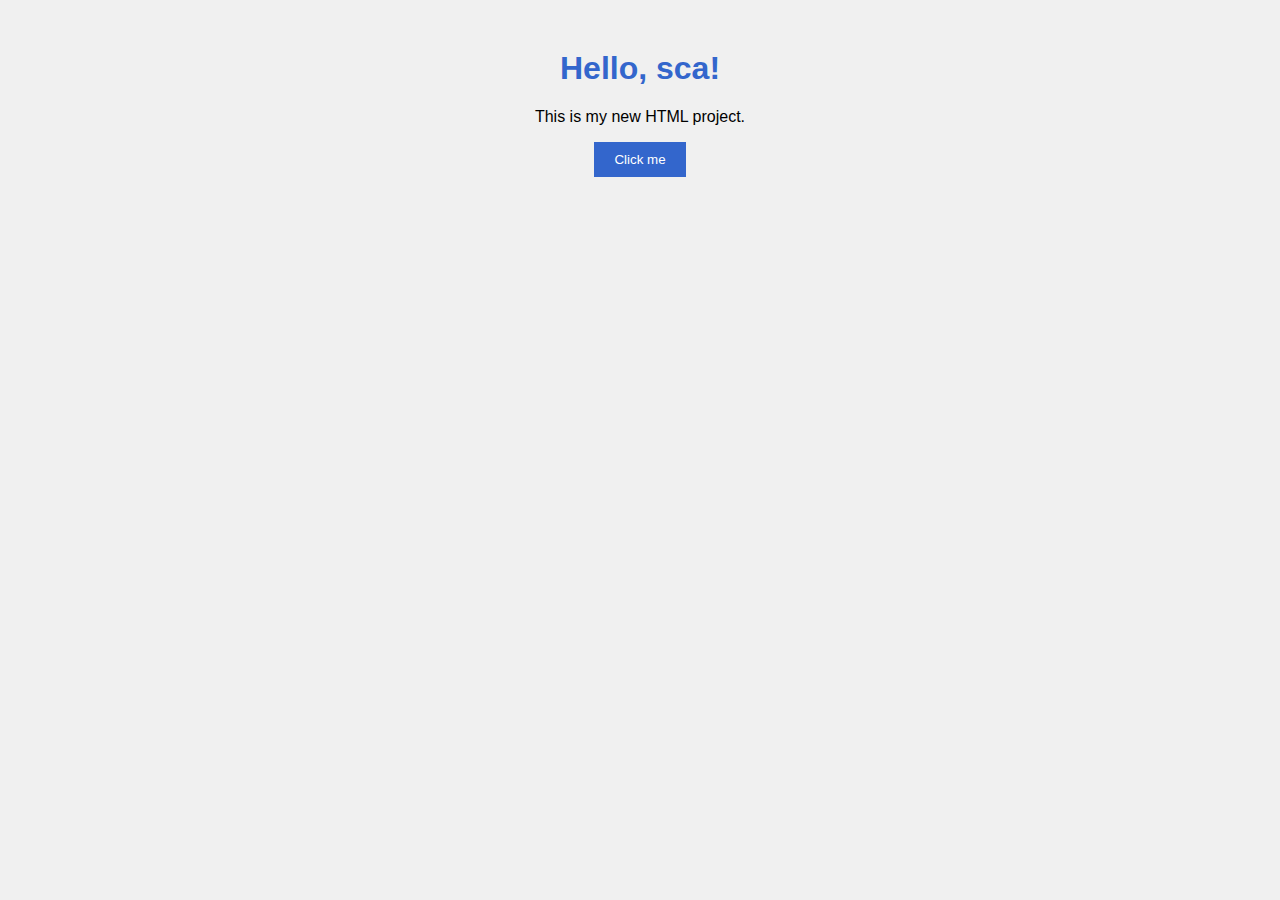
<file: index.html>
<!DOCTYPE html>
<html lang="en">
<head>
  <meta charset="UTF-8">
  <title>sca project</title>
  <link rel="stylesheet" href="style.css">
</head>
<body>
  <h1>Hello, sca!</h1>
  <p>This is my new HTML project.</p>
  <button onclick="showMessage()">Click me</button>
  <script src="script.js"></script>
</body>
</html>
</file>
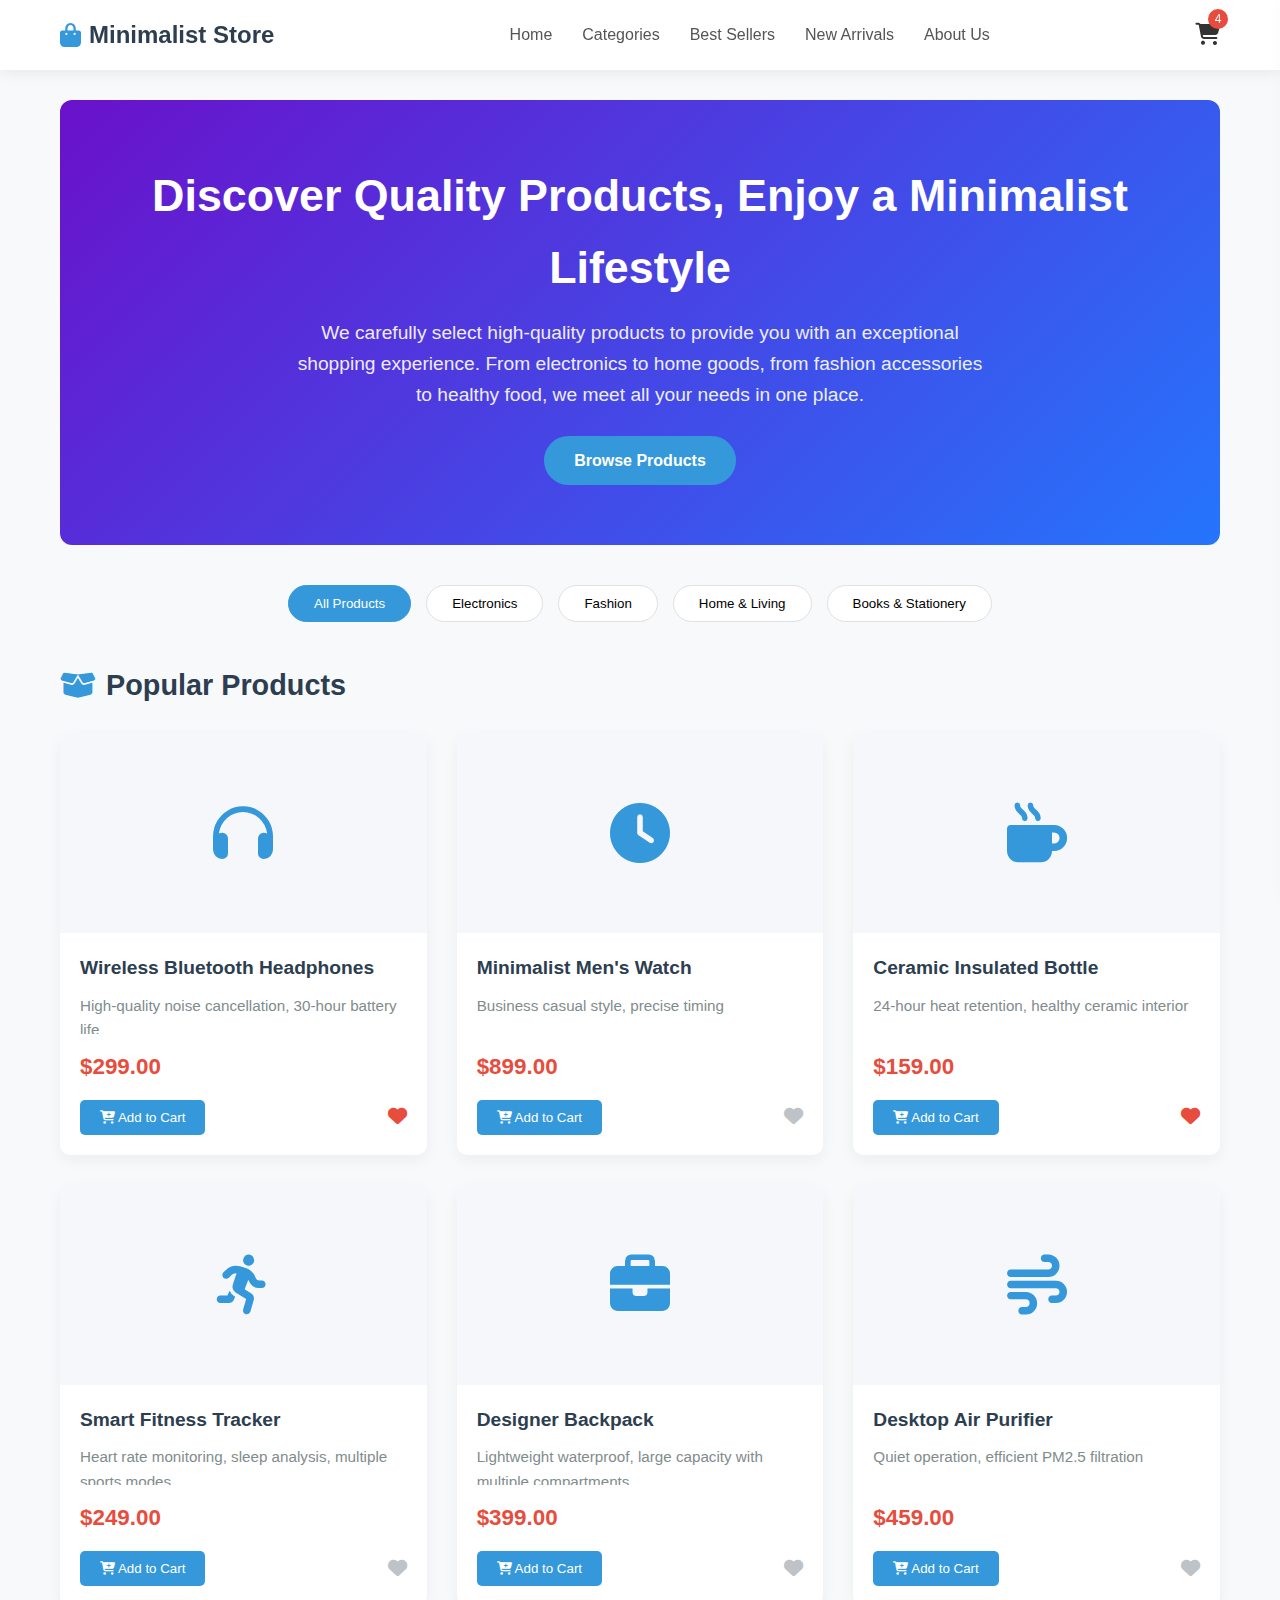
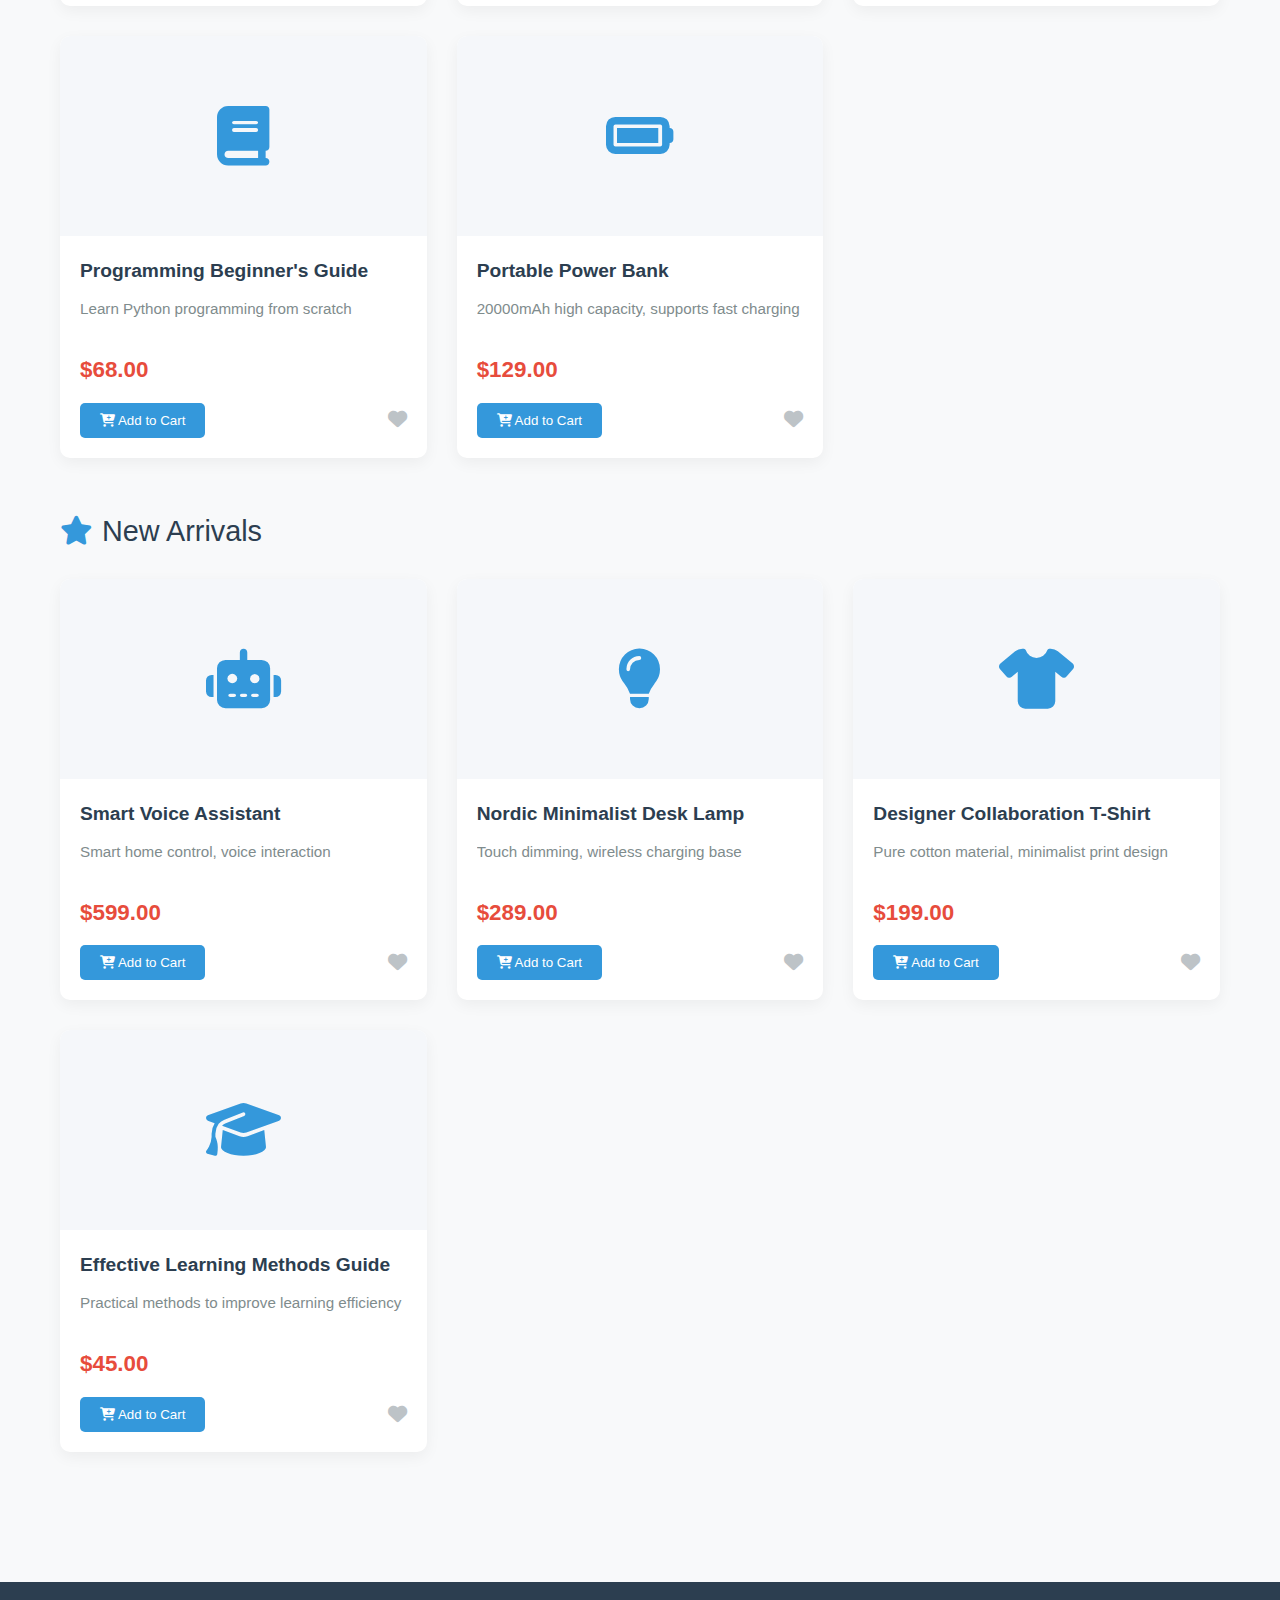
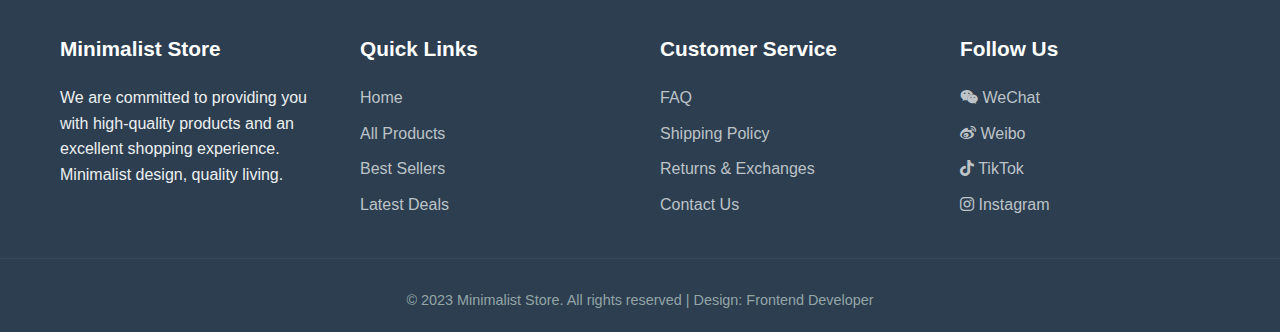
<file: Sca.html>
<!DOCTYPE html>
<html lang="en">
<head>
    <meta charset="UTF-8">
    <meta name="viewport" content="width=device-width, initial-scale=1.0">
    <title>Minimalist Store | Quality Lifestyle Products</title>
    <link rel="stylesheet" href="https://cdnjs.cloudflare.com/ajax/libs/font-awesome/6.4.0/css/all.min.css">
    <style>
        * {
            margin: 0;
            padding: 0;
            box-sizing: border-box;
            font-family: 'Segoe UI', 'Helvetica Neue', sans-serif;
        }
        
        body {
            background-color: #f8f9fa;
            color: #333;
            line-height: 1.6;
        }
        
        /* Header Navigation */
        .header {
            background-color: white;
            box-shadow: 0 2px 15px rgba(0, 0, 0, 0.08);
            position: sticky;
            top: 0;
            z-index: 1000;
        }
        
        .nav-container {
            max-width: 1200px;
            margin: 0 auto;
            padding: 0 20px;
            display: flex;
            justify-content: space-between;
            align-items: center;
            height: 70px;
        }
        
        .logo {
            display: flex;
            align-items: center;
            font-size: 24px;
            font-weight: 700;
            color: #2c3e50;
            text-decoration: none;
        }
        
        .logo i {
            color: #3498db;
            margin-right: 8px;
        }
        
        .nav-links {
            display: flex;
            list-style: none;
        }
        
        .nav-links li {
            margin-left: 30px;
        }
        
        .nav-links a {
            text-decoration: none;
            color: #555;
            font-weight: 500;
            transition: color 0.3s;
        }
        
        .nav-links a:hover {
            color: #3498db;
        }
        
        .cart-icon {
            position: relative;
            font-size: 22px;
        }
        
        .cart-count {
            position: absolute;
            top: -8px;
            right: -8px;
            background-color: #e74c3c;
            color: white;
            border-radius: 50%;
            width: 20px;
            height: 20px;
            font-size: 12px;
            display: flex;
            justify-content: center;
            align-items: center;
        }
        
        /* Main Content */
        .container {
            max-width: 1200px;
            margin: 0 auto;
            padding: 30px 20px;
        }
        
        .hero-section {
            background: linear-gradient(135deg, #6a11cb 0%, #2575fc 100%);
            color: white;
            padding: 60px 40px;
            border-radius: 12px;
            margin-bottom: 40px;
            text-align: center;
        }
        
        .hero-section h1 {
            font-size: 2.8rem;
            margin-bottom: 15px;
        }
        
        .hero-section p {
            font-size: 1.2rem;
            max-width: 700px;
            margin: 0 auto 25px;
            opacity: 0.9;
        }
        
        .btn {
            display: inline-block;
            background-color: white;
            color: #3498db;
            padding: 12px 30px;
            border-radius: 30px;
            text-decoration: none;
            font-weight: 600;
            transition: all 0.3s ease;
            border: none;
            cursor: pointer;
        }
        
        .btn:hover {
            transform: translateY(-3px);
            box-shadow: 0 10px 20px rgba(0, 0, 0, 0.1);
        }
        
        .btn-primary {
            background-color: #3498db;
            color: white;
        }
        
        .btn-primary:hover {
            background-color: #2980b9;
        }
        
        /* Category Filters */
        .categories {
            display: flex;
            justify-content: center;
            flex-wrap: wrap;
            margin-bottom: 40px;
            gap: 15px;
        }
        
        .category-btn {
            padding: 10px 25px;
            background-color: white;
            border: 1px solid #e0e0e0;
            border-radius: 30px;
            cursor: pointer;
            transition: all 0.3s;
            font-weight: 500;
        }
        
        .category-btn.active, .category-btn:hover {
            background-color: #3498db;
            color: white;
            border-color: #3498db;
        }
        
        /* Products Grid */
        .section-title {
            font-size: 1.8rem;
            margin-bottom: 25px;
            color: #2c3e50;
            display: flex;
            align-items: center;
        }
        
        .section-title i {
            margin-right: 10px;
            color: #3498db;
        }
        
        .products-grid {
            display: grid;
            grid-template-columns: repeat(auto-fill, minmax(280px, 1fr));
            gap: 30px;
            margin-bottom: 50px;
        }
        
        .product-card {
            background-color: white;
            border-radius: 10px;
            overflow: hidden;
            box-shadow: 0 5px 15px rgba(0, 0, 0, 0.05);
            transition: transform 0.3s, box-shadow 0.3s;
        }
        
        .product-card:hover {
            transform: translateY(-10px);
            box-shadow: 0 15px 30px rgba(0, 0, 0, 0.1);
        }
        
        .product-img {
            height: 200px;
            width: 100%;
            object-fit: cover;
            background-color: #f5f7fa;
            display: flex;
            align-items: center;
            justify-content: center;
            color: #3498db;
            font-size: 60px;
        }
        
        .product-info {
            padding: 20px;
        }
        
        .product-title {
            font-size: 1.2rem;
            font-weight: 600;
            margin-bottom: 10px;
            color: #2c3e50;
        }
        
        .product-description {
            color: #7f8c8d;
            font-size: 0.95rem;
            margin-bottom: 15px;
            height: 40px;
            overflow: hidden;
        }
        
        .product-price {
            font-size: 1.4rem;
            font-weight: 700;
            color: #e74c3c;
            margin-bottom: 15px;
        }
        
        .product-actions {
            display: flex;
            justify-content: space-between;
        }
        
        .add-to-cart {
            background-color: #3498db;
            color: white;
            border: none;
            padding: 10px 20px;
            border-radius: 5px;
            cursor: pointer;
            transition: background-color 0.3s;
            font-weight: 500;
        }
        
        .add-to-cart:hover {
            background-color: #2980b9;
        }
        
        .favorite-btn {
            background: none;
            border: none;
            color: #bdc3c7;
            font-size: 1.2rem;
            cursor: pointer;
            transition: color 0.3s;
        }
        
        .favorite-btn.active {
            color: #e74c3c;
        }
        
        .favorite-btn:hover {
            color: #e74c3c;
        }
        
        /* Shopping Cart Sidebar */
        .cart-sidebar {
            position: fixed;
            top: 0;
            right: -400px;
            width: 380px;
            height: 100vh;
            background-color: white;
            box-shadow: -5px 0 25px rgba(0, 0, 0, 0.1);
            transition: right 0.4s ease;
            z-index: 1001;
            padding: 25px;
            display: flex;
            flex-direction: column;
        }
        
        .cart-sidebar.active {
            right: 0;
        }
        
        .cart-header {
            display: flex;
            justify-content: space-between;
            align-items: center;
            margin-bottom: 25px;
            padding-bottom: 15px;
            border-bottom: 1px solid #eee;
        }
        
        .close-cart {
            background: none;
            border: none;
            font-size: 1.5rem;
            cursor: pointer;
            color: #7f8c8d;
        }
        
        .cart-items {
            flex-grow: 1;
            overflow-y: auto;
            margin-bottom: 20px;
        }
        
        .cart-item {
            display: flex;
            margin-bottom: 20px;
            padding-bottom: 20px;
            border-bottom: 1px solid #f0f0f0;
        }
        
        .cart-item-img {
            width: 80px;
            height: 80px;
            object-fit: cover;
            border-radius: 8px;
            margin-right: 15px;
            background-color: #f5f7fa;
            display: flex;
            align-items: center;
            justify-content: center;
            color: #3498db;
            font-size: 30px;
        }
        
        .cart-item-details {
            flex-grow: 1;
        }
        
        .cart-item-title {
            font-weight: 600;
            margin-bottom: 5px;
        }
        
        .cart-item-price {
            color: #e74c3c;
            font-weight: 600;
            margin-bottom: 10px;
        }
        
        .cart-item-actions {
            display: flex;
            align-items: center;
        }
        
        .quantity-btn {
            width: 30px;
            height: 30px;
            border-radius: 50%;
            border: 1px solid #ddd;
            background: none;
            cursor: pointer;
            display: flex;
            align-items: center;
            justify-content: center;
        }
        
        .item-quantity {
            margin: 0 10px;
            font-weight: 600;
        }
        
        .remove-item {
            margin-left: auto;
            background: none;
            border: none;
            color: #e74c3c;
            cursor: pointer;
        }
        
        .cart-footer {
            border-top: 1px solid #eee;
            padding-top: 20px;
        }
        
        .cart-total {
            display: flex;
            justify-content: space-between;
            font-size: 1.3rem;
            font-weight: 700;
            margin-bottom: 20px;
        }
        
        /* Footer */
        .footer {
            background-color: #2c3e50;
            color: #ecf0f1;
            padding: 50px 0 20px;
            margin-top: 50px;
        }
        
        .footer-content {
            max-width: 1200px;
            margin: 0 auto;
            padding: 0 20px;
            display: grid;
            grid-template-columns: repeat(auto-fit, minmax(250px, 1fr));
            gap: 40px;
        }
        
        .footer-section h3 {
            font-size: 1.3rem;
            margin-bottom: 20px;
            color: white;
        }
        
        .footer-links {
            list-style: none;
        }
        
        .footer-links li {
            margin-bottom: 10px;
        }
        
        .footer-links a {
            color: #bdc3c7;
            text-decoration: none;
            transition: color 0.3s;
        }
        
        .footer-links a:hover {
            color: #3498db;
        }
        
        .copyright {
            text-align: center;
            padding-top: 30px;
            margin-top: 30px;
            border-top: 1px solid #34495e;
            color: #95a5a6;
            font-size: 0.9rem;
        }
        
        /* Responsive Design */
        @media (max-width: 992px) {
            .nav-links {
                display: none;
            }
            
            .hero-section h1 {
                font-size: 2.2rem;
            }
            
            .cart-sidebar {
                width: 100%;
                right: -100%;
            }
        }
        
        @media (max-width: 768px) {
            .hero-section {
                padding: 40px 20px;
            }
            
            .hero-section h1 {
                font-size: 1.8rem;
            }
            
            .products-grid {
                grid-template-columns: repeat(auto-fill, minmax(250px, 1fr));
            }
        }
        
        @media (max-width: 576px) {
            .container {
                padding: 20px 15px;
            }
            
            .products-grid {
                grid-template-columns: 1fr;
            }
            
            .categories {
                gap: 10px;
            }
            
            .category-btn {
                padding: 8px 16px;
                font-size: 0.9rem;
            }
        }
    </style>
</head>
<body>
    <!-- Header Navigation -->
    <header class="header">
        <div class="nav-container">
            <a href="#" class="logo">
                <i class="fas fa-shopping-bag"></i>
                Minimalist Store
            </a>
            
            <ul class="nav-links">
                <li><a href="#">Home</a></li>
                <li><a href="#">Categories</a></li>
                <li><a href="#">Best Sellers</a></li>
                <li><a href="#">New Arrivals</a></li>
                <li><a href="#">About Us</a></li>
            </ul>
            
            <div class="cart-icon" id="cartToggle">
                <i class="fas fa-shopping-cart"></i>
                <span class="cart-count">3</span>
            </div>
        </div>
    </header>
    
    <!-- Main Content Area -->
    <main class="container">
        <!-- Hero Section -->
        <section class="hero-section">
            <h1>Discover Quality Products, Enjoy a Minimalist Lifestyle</h1>
            <p>We carefully select high-quality products to provide you with an exceptional shopping experience. From electronics to home goods, from fashion accessories to healthy food, we meet all your needs in one place.</p>
            <a href="#products" class="btn btn-primary">Browse Products</a>
        </section>
        
        <!-- Category Filters -->
        <div class="categories">
            <button class="category-btn active" data-category="all">All Products</button>
            <button class="category-btn" data-category="electronics">Electronics</button>
            <button class="category-btn" data-category="clothing">Fashion</button>
            <button class="category-btn" data-category="home">Home & Living</button>
            <button class="category-btn" data-category="books">Books & Stationery</button>
        </div>
        
        <!-- Products Display -->
        <h2 class="section-title" id="products">
            <i class="fas fa-box-open"></i>
            Popular Products
        </h2>
        
        <div class="products-grid" id="productsGrid">
            <!-- Product cards will be dynamically generated via JavaScript -->
        </div>
        
        <div class="section-title">
            <i class="fas fa-star"></i>
            New Arrivals
        </div>
        
        <div class="products-grid" id="newProductsGrid">
            <!-- New product cards will be dynamically generated via JavaScript -->
        </div>
    </main>
    
    <!-- Shopping Cart Sidebar -->
    <aside class="cart-sidebar" id="cartSidebar">
        <div class="cart-header">
            <h2>Shopping Cart</h2>
            <button class="close-cart" id="closeCart">
                <i class="fas fa-times"></i>
            </button>
        </div>
        
        <div class="cart-items" id="cartItems">
            <!-- Cart items will be dynamically generated via JavaScript -->
        </div>
        
        <div class="cart-footer">
            <div class="cart-total">
                <span>Total:</span>
                <span id="cartTotal">$0.00</span>
            </div>
            <button class="btn btn-primary" style="width: 100%;">Checkout</button>
        </div>
    </aside>
    
    <!-- Footer -->
    <footer class="footer">
        <div class="footer-content">
            <div class="footer-section">
                <h3>Minimalist Store</h3>
                <p>We are committed to providing you with high-quality products and an excellent shopping experience. Minimalist design, quality living.</p>
            </div>
            
            <div class="footer-section">
                <h3>Quick Links</h3>
                <ul class="footer-links">
                    <li><a href="#">Home</a></li>
                    <li><a href="#">All Products</a></li>
                    <li><a href="#">Best Sellers</a></li>
                    <li><a href="#">Latest Deals</a></li>
                </ul>
            </div>
            
            <div class="footer-section">
                <h3>Customer Service</h3>
                <ul class="footer-links">
                    <li><a href="#">FAQ</a></li>
                    <li><a href="#">Shipping Policy</a></li>
                    <li><a href="#">Returns & Exchanges</a></li>
                    <li><a href="#">Contact Us</a></li>
                </ul>
            </div>
            
            <div class="footer-section">
                <h3>Follow Us</h3>
                <ul class="footer-links">
                    <li><a href="#"><i class="fab fa-weixin"></i> WeChat</a></li>
                    <li><a href="#"><i class="fab fa-weibo"></i> Weibo</a></li>
                    <li><a href="#"><i class="fab fa-tiktok"></i> TikTok</a></li>
                    <li><a href="#"><i class="fab fa-instagram"></i> Instagram</a></li>
                </ul>
            </div>
        </div>
        
        <div class="copyright">
            &copy; 2023 Minimalist Store. All rights reserved | Design: Frontend Developer
        </div>
    </footer>
    
    <script>
        // Product data
        const products = [
            {
                id: 1,
                name: "Wireless Bluetooth Headphones",
                description: "High-quality noise cancellation, 30-hour battery life",
                price: 299.00,
                category: "electronics",
                icon: "fas fa-headphones"
            },
            {
                id: 2,
                name: "Minimalist Men's Watch",
                description: "Business casual style, precise timing",
                price: 899.00,
                category: "clothing",
                icon: "fas fa-clock"
            },
            {
                id: 3,
                name: "Ceramic Insulated Bottle",
                description: "24-hour heat retention, healthy ceramic interior",
                price: 159.00,
                category: "home",
                icon: "fas fa-mug-hot"
            },
            {
                id: 4,
                name: "Smart Fitness Tracker",
                description: "Heart rate monitoring, sleep analysis, multiple sports modes",
                price: 249.00,
                category: "electronics",
                icon: "fas fa-running"
            },
            {
                id: 5,
                name: "Designer Backpack",
                description: "Lightweight waterproof, large capacity with multiple compartments",
                price: 399.00,
                category: "clothing",
                icon: "fas fa-briefcase"
            },
            {
                id: 6,
                name: "Desktop Air Purifier",
                description: "Quiet operation, efficient PM2.5 filtration",
                price: 459.00,
                category: "home",
                icon: "fas fa-wind"
            },
            {
                id: 7,
                name: "Programming Beginner's Guide",
                description: "Learn Python programming from scratch",
                price: 68.00,
                category: "books",
                icon: "fas fa-book"
            },
            {
                id: 8,
                name: "Portable Power Bank",
                description: "20000mAh high capacity, supports fast charging",
                price: 129.00,
                category: "electronics",
                icon: "fas fa-battery-full"
            }
        ];
        
        const newProducts = [
            {
                id: 9,
                name: "Smart Voice Assistant",
                description: "Smart home control, voice interaction",
                price: 599.00,
                category: "electronics",
                icon: "fas fa-robot"
            },
            {
                id: 10,
                name: "Nordic Minimalist Desk Lamp",
                description: "Touch dimming, wireless charging base",
                price: 289.00,
                category: "home",
                icon: "fas fa-lightbulb"
            },
            {
                id: 11,
                name: "Designer Collaboration T-Shirt",
                description: "Pure cotton material, minimalist print design",
                price: 199.00,
                category: "clothing",
                icon: "fas fa-tshirt"
            },
            {
                id: 12,
                name: "Effective Learning Methods Guide",
                description: "Practical methods to improve learning efficiency",
                price: 45.00,
                category: "books",
                icon: "fas fa-graduation-cap"
            }
        ];
        
        // Shopping cart data
        let cart = [
            {id: 1, name: "Wireless Bluetooth Headphones", price: 299.00, quantity: 1, icon: "fas fa-headphones"},
            {id: 3, name: "Ceramic Insulated Bottle", price: 159.00, quantity: 2, icon: "fas fa-mug-hot"},
            {id: 7, name: "Programming Beginner's Guide", price: 68.00, quantity: 1, icon: "fas fa-book"}
        ];
        
        // Favorite products
        let favorites = [1, 3];
        
        // DOM elements
        const productsGrid = document.getElementById('productsGrid');
        const newProductsGrid = document.getElementById('newProductsGrid');
        const cartItems = document.getElementById('cartItems');
        const cartTotal = document.getElementById('cartTotal');
        const cartCount = document.querySelector('.cart-count');
        const cartToggle = document.getElementById('cartToggle');
        const cartSidebar = document.getElementById('cartSidebar');
        const closeCart = document.getElementById('closeCart');
        const categoryBtns = document.querySelectorAll('.category-btn');
        
        // Initialize page
        document.addEventListener('DOMContentLoaded', function() {
            renderProducts(products, productsGrid);
            renderProducts(newProducts, newProductsGrid);
            renderCart();
            updateCartCount();
            
            // Bind events
            cartToggle.addEventListener('click', toggleCart);
            closeCart.addEventListener('click', toggleCart);
            
            // Category filtering
            categoryBtns.forEach(btn => {
                btn.addEventListener('click', function() {
                    // Remove active class from all buttons
                    categoryBtns.forEach(b => b.classList.remove('active'));
                    // Add active class to clicked button
                    this.classList.add('active');
                    
                    const category = this.getAttribute('data-category');
                    filterProducts(category);
                });
            });
            
            // Close cart when clicking outside
            document.addEventListener('click', function(event) {
                if (!cartSidebar.contains(event.target) && !cartToggle.contains(event.target)) {
                    cartSidebar.classList.remove('active');
                }
            });
        });
        
        // Render product list
        function renderProducts(productArray, container) {
            container.innerHTML = '';
            
            productArray.forEach(product => {
                const isFavorite = favorites.includes(product.id);
                
                const productCard = document.createElement('div');
                productCard.className = 'product-card';
                productCard.innerHTML = `
                    <div class="product-img">
                        <i class="${product.icon}"></i>
                    </div>
                    <div class="product-info">
                        <h3 class="product-title">${product.name}</h3>
                        <p class="product-description">${product.description}</p>
                        <div class="product-price">$${product.price.toFixed(2)}</div>
                        <div class="product-actions">
                            <button class="add-to-cart" data-id="${product.id}">
                                <i class="fas fa-cart-plus"></i> Add to Cart
                            </button>
                            <button class="favorite-btn ${isFavorite ? 'active' : ''}" data-id="${product.id}">
                                <i class="fas fa-heart"></i>
                            </button>
                        </div>
                    </div>
                `;
                
                container.appendChild(productCard);
            });
            
            // Bind add to cart button events
            const addToCartBtns = container.querySelectorAll('.add-to-cart');
            addToCartBtns.forEach(btn => {
                btn.addEventListener('click', function() {
                    const productId = parseInt(this.getAttribute('data-id'));
                    addToCart(productId);
                });
            });
            
            // Bind favorite button events
            const favoriteBtns = container.querySelectorAll('.favorite-btn');
            favoriteBtns.forEach(btn => {
                btn.addEventListener('click', function() {
                    const productId = parseInt(this.getAttribute('data-id'));
                    toggleFavorite(productId, this);
                });
            });
        }
        
        // Render shopping cart
        function renderCart() {
            cartItems.innerHTML = '';
            
            if (cart.length === 0) {
                cartItems.innerHTML = '<p style="text-align: center; color: #7f8c8d;">Your cart is empty</p>';
                cartTotal.textContent = '$0.00';
                return;
            }
            
            let total = 0;
            
            cart.forEach(item => {
                total += item.price * item.quantity;
                
                const cartItem = document.createElement('div');
                cartItem.className = 'cart-item';
                cartItem.innerHTML = `
                    <div class="cart-item-img">
                        <i class="${item.icon}"></i>
                    </div>
                    <div class="cart-item-details">
                        <div class="cart-item-title">${item.name}</div>
                        <div class="cart-item-price">$${item.price.toFixed(2)}</div>
                        <div class="cart-item-actions">
                            <button class="quantity-btn decrease" data-id="${item.id}">-</button>
                            <span class="item-quantity">${item.quantity}</span>
                            <button class="quantity-btn increase" data-id="${item.id}">+</button>
                            <button class="remove-item" data-id="${item.id}">
                                <i class="fas fa-trash"></i>
                            </button>
                        </div>
                    </div>
                `;
                
                cartItems.appendChild(cartItem);
            });
            
            // Update total price
            cartTotal.textContent = `$${total.toFixed(2)}`;
            
            // Bind cart button events
            const decreaseBtns = cartItems.querySelectorAll('.decrease');
            const increaseBtns = cartItems.querySelectorAll('.increase');
            const removeBtns = cartItems.querySelectorAll('.remove-item');
            
            decreaseBtns.forEach(btn => {
                btn.addEventListener('click', function() {
                    const productId = parseInt(this.getAttribute('data-id'));
                    updateCartItemQuantity(productId, -1);
                });
            });
            
            increaseBtns.forEach(btn => {
                btn.addEventListener('click', function() {
                    const productId = parseInt(this.getAttribute('data-id'));
                    updateCartItemQuantity(productId, 1);
                });
            });
            
            removeBtns.forEach(btn => {
                btn.addEventListener('click', function() {
                    const productId = parseInt(this.getAttribute('data-id'));
                    removeFromCart(productId);
                });
            });
        }
        
        // Add product to cart
        function addToCart(productId) {
            // Find product
            let product = products.find(p => p.id === productId);
            if (!product) {
                product = newProducts.find(p => p.id === productId);
            }
            
            if (!product) return;
            
            // Check if already in cart
            const existingItem = cart.find(item => item.id === productId);
            
            if (existingItem) {
                existingItem.quantity++;
            } else {
                cart.push({
                    id: product.id,
                    name: product.name,
                    price: product.price,
                    quantity: 1,
                    icon: product.icon
                });
            }
            
            renderCart();
            updateCartCount();
            
            // Show notification
            showNotification(`${product.name} added to cart`);
        }
        
        // Update cart item quantity
        function updateCartItemQuantity(productId, change) {
            const item = cart.find(item => item.id === productId);
            
            if (!item) return;
            
            item.quantity += change;
            
            if (item.quantity <= 0) {
                // Remove from cart if quantity is 0 or negative
                cart = cart.filter(item => item.id !== productId);
            }
            
            renderCart();
            updateCartCount();
        }
        
        // Remove product from cart
        function removeFromCart(productId) {
            cart = cart.filter(item => item.id !== productId);
            renderCart();
            updateCartCount();
        }
        
        // Update cart count display
        function updateCartCount() {
            const totalItems = cart.reduce((sum, item) => sum + item.quantity, 0);
            cartCount.textContent = totalItems;
        }
        
        // Toggle favorite status
        function toggleFavorite(productId, button) {
            const index = favorites.indexOf(productId);
            
            if (index === -1) {
                favorites.push(productId);
                button.classList.add('active');
                showNotification('Added to favorites');
            } else {
                favorites.splice(index, 1);
                button.classList.remove('active');
                showNotification('Removed from favorites');
            }
        }
        
        // Toggle cart visibility
        function toggleCart() {
            cartSidebar.classList.toggle('active');
        }
        
        // Filter products by category
        function filterProducts(category) {
            if (category === 'all') {
                renderProducts(products, productsGrid);
                return;
            }
            
            const filteredProducts = products.filter(product => product.category === category);
            renderProducts(filteredProducts, productsGrid);
        }
        
        // Show notification
        function showNotification(message) {
            // Create notification element
            const notification = document.createElement('div');
            notification.style.cssText = `
                position: fixed;
                top: 20px;
                right: 20px;
                background-color: #3498db;
                color: white;
                padding: 15px 25px;
                border-radius: 5px;
                box-shadow: 0 5px 15px rgba(0, 0, 0, 0.2);
                z-index: 1002;
                transition: all 0.3s ease;
                transform: translateX(100%);
                opacity: 0;
            `;
            notification.textContent = message;
            
            document.body.appendChild(notification);
            
            // Show notification
            setTimeout(() => {
                notification.style.transform = 'translateX(0)';
                notification.style.opacity = '1';
            }, 10);
            
            // Hide and remove notification after 3 seconds
            setTimeout(() => {
                notification.style.transform = 'translateX(100%)';
                notification.style.opacity = '0';
                
                setTimeout(() => {
                    document.body.removeChild(notification);
                }, 300);
            }, 3000);
        }
    </script>
</body>
</html>
</file>
<file: style.css>
body {
  font-family: Arial, sans-serif;
  background-color: #f0f0f0;
  text-align: center;
  margin-top: 50px;
}

h1 {
  color: #3366cc;
}

button {
  padding: 10px 20px;
  background-color: #3366cc;
  color: white;
  border: none;
  cursor: pointer;
}

button:hover {
  background-color: #224488;
}
</file>
